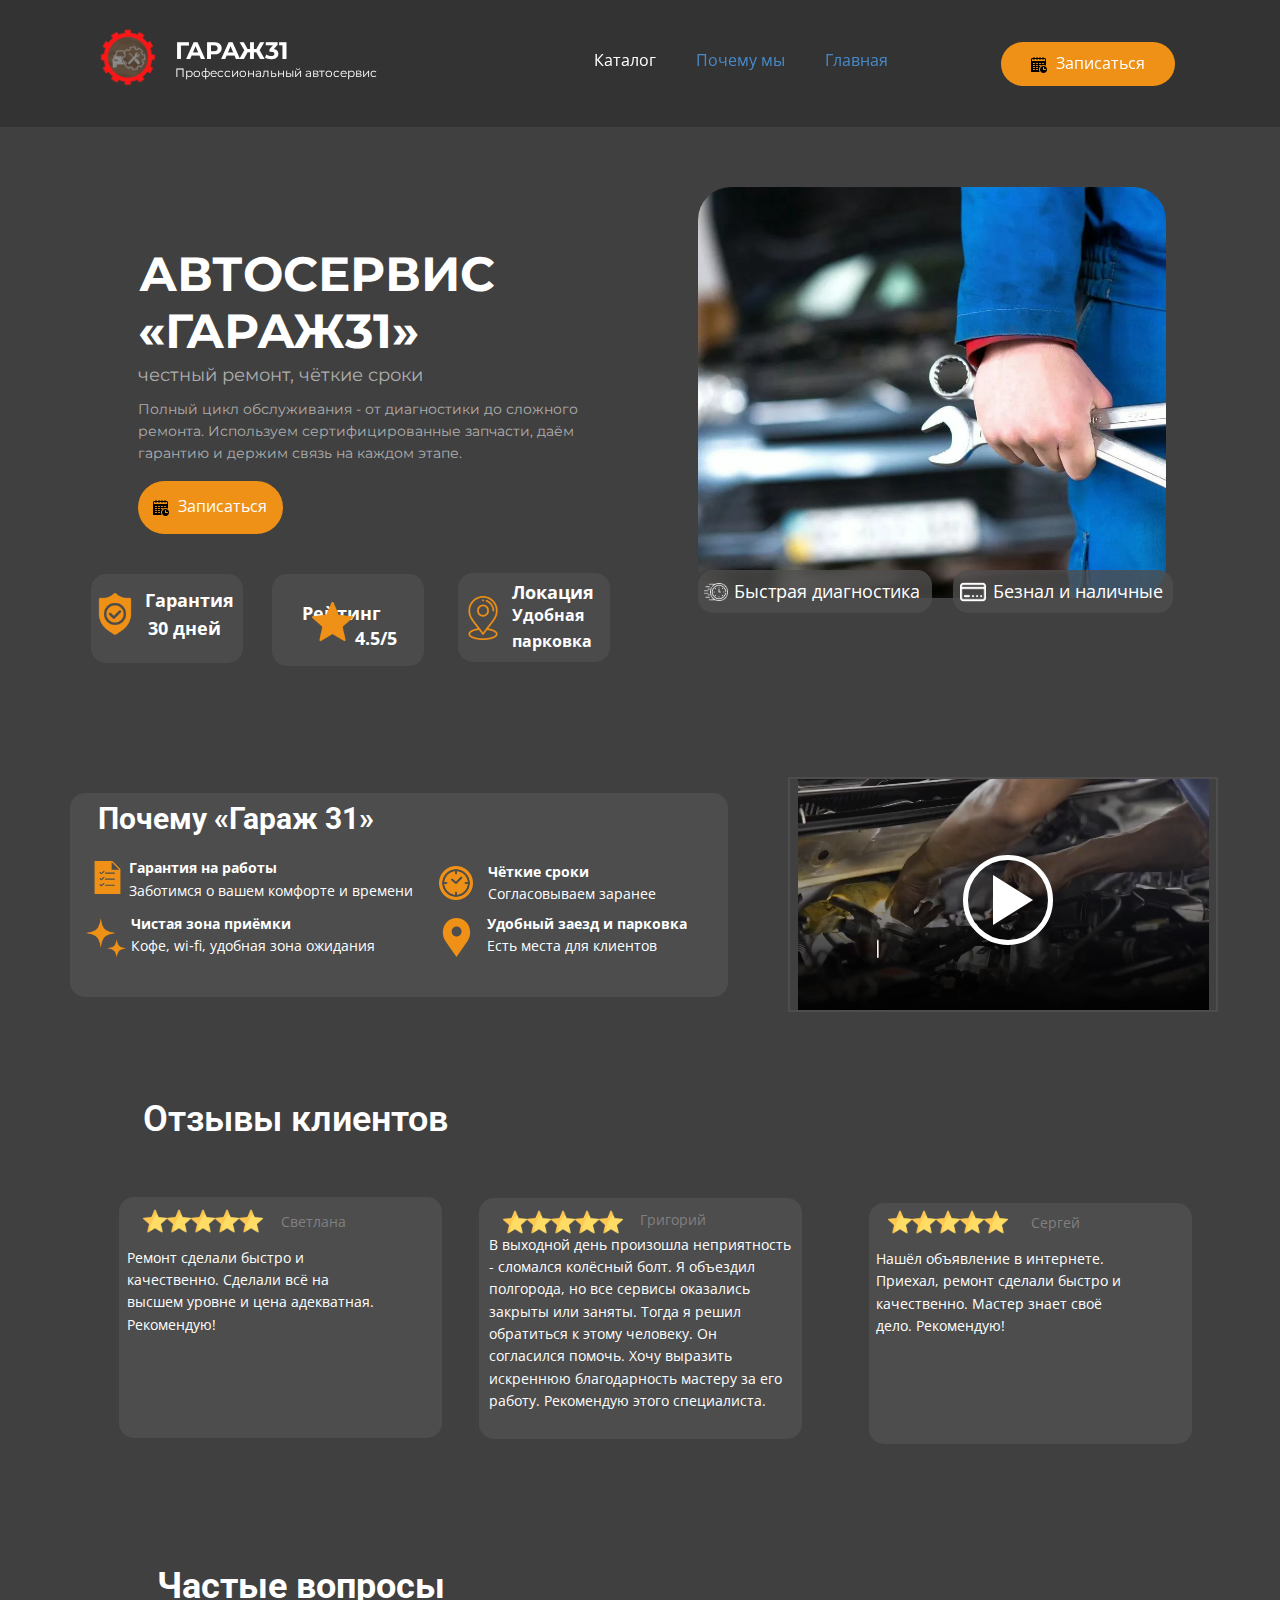
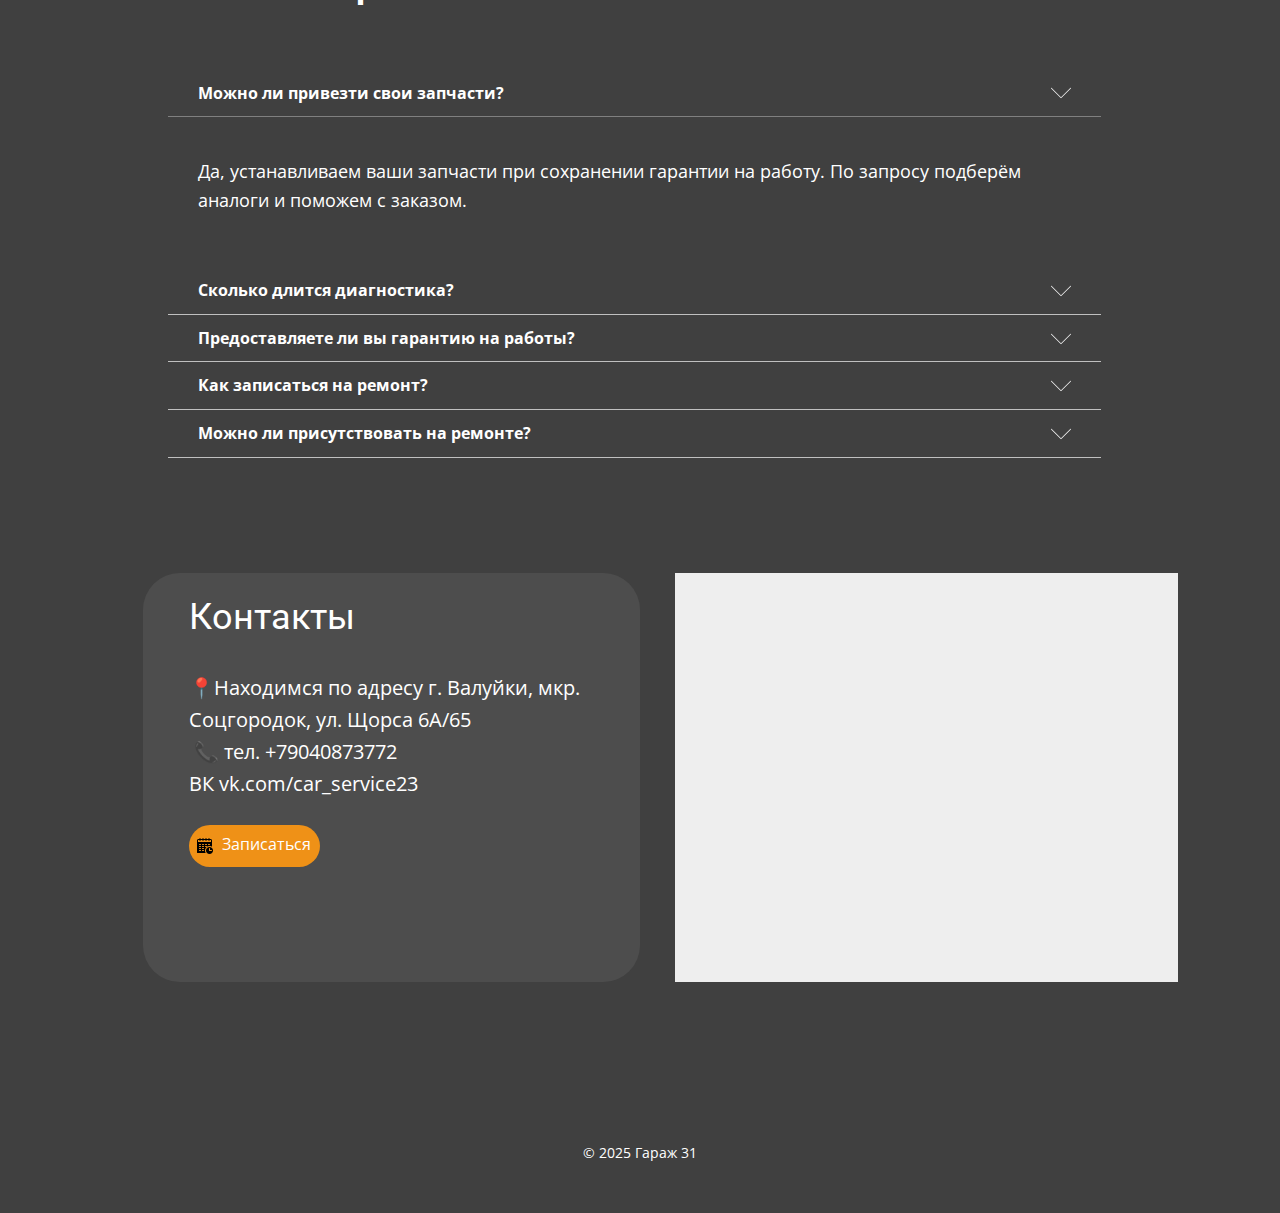
<file: index.html>
<!DOCTYPE html>
<html style="font-size: 16px;" lang="ru"><head>
    <meta name="viewport" content="width=device-width, initial-scale=1.0">
    <meta charset="utf-8">
    <meta name="keywords" content="Отзывы клиентов, ​Частые вопросы">
    <meta name="description" content="">
    <title>Главная</title>
    <link rel="stylesheet" href="nicepage.css" media="screen">
<link rel="stylesheet" href="index.css" media="screen">
    <script class="u-script" type="text/javascript" src="jquery.js" defer=""></script>
    <script class="u-script" type="text/javascript" src="nicepage.js" defer=""></script>
    <meta name="generator" content="Nicepage 7.10.10, nicepage.com">
    
    
    
    
    
    
    <link id="u-theme-google-font" rel="stylesheet" href="https://fonts.googleapis.com/css?family=Roboto:100,100i,200,200i,300,300i,400,400i,500,500i,600,600i,700,700i,800,800i,900,900i|Open+Sans:300,300i,400,400i,500,500i,600,600i,700,700i,800,800i">
    <link id="u-page-google-font" rel="stylesheet" href="https://fonts.googleapis.com/css?family=Montserrat:100,100i,200,200i,300,300i,400,400i,500,500i,600,600i,700,700i,800,800i,900,900i">
    <link id="u-header-footer-google-font" rel="stylesheet" href="https://fonts.googleapis.com/css?family=Montserrat:100,100i,200,200i,300,300i,400,400i,500,500i,600,600i,700,700i,800,800i,900,900i">
    <script type="application/ld+json">{
		"@context": "http://schema.org",
		"@type": "Organization",
		"name": ""
}</script>
    <meta name="theme-color" content="#478ac9">
    <meta property="og:title" content="Главная">
    <meta property="og:type" content="website">
  <meta data-intl-tel-input-cdn-path="intlTelInput/"></head>
  <body data-home-page="Главная.html" data-home-page-title="Главная" data-path-to-root="./" data-include-products="false" class="u-body u-xl-mode" data-lang="ru"><header class="u-clearfix u-grey-80 u-header u-sticky u-sticky-bb31 u-header" id="header"><div class="u-clearfix u-sheet u-valign-middle-lg u-valign-middle-md u-valign-middle-sm u-sheet-1">
        <img class="u-image u-image-contain u-image-default u-preserve-proportions u-image-1" src="qKDv5gMug73wLK5OtjyVxgzORwwCZLmcHvaEhBHc4W53rACDWp62X9RJqAfilyFBs4LvzsFWTwG7XYw2F8u3YbZA.png" alt="" data-image-width="500" data-image-height="500">
        <h4 class="u-custom-font u-font-montserrat u-text u-text-default u-text-1">ГАРАЖ31 </h4>
        <p class="u-custom-font u-font-montserrat u-text u-text-default u-text-2">Профессиональный автосервис </p>
        <nav class="u-menu u-menu-one-level u-offcanvas u-menu-1" role="navigation" aria-label="Menu navigation">
          <div class="menu-collapse" style="font-size: 1rem; letter-spacing: 0px;">
            <a class="u-button-style u-custom-left-right-menu-spacing u-custom-padding-bottom u-custom-top-bottom-menu-spacing u-hamburger-link u-nav-link u-text-active-palette-1-base u-text-hover-palette-2-base" href="#" tabindex="-1" aria-label="Open menu" aria-controls="7110">
              <svg class="u-svg-link" viewBox="0 0 24 24"><use xlink:href="#menu-hamburger"></use></svg>
              <svg class="u-svg-content" version="1.1" id="menu-hamburger" viewBox="0 0 16 16" x="0px" y="0px" xmlns:xlink="http://www.w3.org/1999/xlink" xmlns="http://www.w3.org/2000/svg"><g><rect y="1" width="16" height="2"></rect><rect y="7" width="16" height="2"></rect><rect y="13" width="16" height="2"></rect>
</g></svg>
            </a>
          </div>
          <div class="u-custom-menu u-nav-container">
            <ul class="u-nav u-unstyled u-nav-1" role="menubar"><li role="none" class="u-nav-item"><a role="menuitem" class="u-button-style u-nav-link u-text-active-palette-1-base u-text-hover-palette-2-base" href="Цены.html" style="padding: 10px 20px;">Каталог</a>
</li><li role="none" class="u-nav-item"><a tabindex="-1" role="menuitem" class="u-button-style u-nav-link u-text-active-palette-1-base u-text-hover-palette-2-base" href="./#block-1" data-page-id="70501433" style="padding: 10px 20px;">Почему мы</a>
</li><li role="none" class="u-nav-item"><a tabindex="-1" role="menuitem" class="u-button-style u-nav-link u-text-active-palette-1-base u-text-hover-palette-2-base" href="./#block-2" data-page-id="70501433" style="padding: 10px 20px;">Главная</a>
</li></ul>
          </div>
          <div class="u-custom-menu u-nav-container-collapse" id="7110" role="region" aria-label="Menu panel">
            <div class="u-black u-container-style u-inner-container-layout u-opacity u-opacity-95 u-sidenav">
              <div class="u-inner-container-layout u-sidenav-overflow">
                <div class="u-menu-close" tabindex="-1" aria-label="Close menu"></div>
                <ul class="u-align-center u-nav u-popupmenu-items u-unstyled u-nav-2" role="menubar"><li role="none" class="u-nav-item"><a role="menuitem" class="u-button-style u-nav-link" href="Цены.html">Каталог</a>
</li><li role="none" class="u-nav-item"><a tabindex="-1" role="menuitem" class="u-button-style u-nav-link" href="./#block-1" data-page-id="70501433">Почему мы</a>
</li><li role="none" class="u-nav-item"><a tabindex="-1" role="menuitem" class="u-button-style u-nav-link" href="./#block-2" data-page-id="70501433">Контакты</a>
</li></ul>
              </div>
            </div>
            <div class="u-black u-menu-overlay u-opacity u-opacity-70"></div>
          </div>
        </nav>
        <a href="tel:+7 (904) 087-37-72" class="u-btn u-btn-round u-button-style u-custom-color-1 u-radius u-btn-1"><span class="u-file-icon u-icon u-icon-1"><img src="488045.png" alt=""></span>&nbsp;Записаться 
        </a>
      </div></header>
    <section class="u-clearfix u-grey-75 u-section-1" id="block-1">
      <div class="u-clearfix u-sheet u-valign-middle-lg u-valign-middle-md u-valign-middle-sm u-sheet-1">
        <img class="u-image u-image-round u-radius u-image-1" src="i.webp" alt="" data-image-width="1430" data-image-height="800">
        <div class="u-custom-color-5 u-opacity u-opacity-80 u-radius u-shape u-shape-round u-shape-1"></div>
        <p class="u-text u-text-default u-text-1">Быстрая диагностика</p>
        <div class="u-custom-color-5 u-opacity u-opacity-80 u-radius u-shape u-shape-round u-shape-2"></div>
        <p class="u-text u-text-default u-text-2"> Безнал и наличные</p><span class="u-file-icon u-icon u-text-white u-icon-1"><img src="2972497-6fb0bcdf.png" alt=""></span><span class="u-file-icon u-icon u-text-white u-icon-2"><img src="5782919-67a760e9.png" alt=""></span>
        <h4 class="u-custom-font u-font-montserrat u-text u-text-default u-text-3">АВТОСЕРВИС </h4>
        <h4 class="u-custom-font u-font-montserrat u-text u-text-default u-text-4">«ГАРАЖ31»</h4>
        <p class="u-custom-font u-font-montserrat u-hidden-md u-hidden-sm u-hidden-xs u-text u-text-color-var u-text-5">честный ремонт, чёткие сроки </p>
        <p class="u-custom-font u-font-montserrat u-text u-text-custom-color-2 u-text-6">Полный цикл обслуживания - от диагностики до сложного ремонта. Используем сертифицированные запчасти, даём гарантию и держим связь на каждом этапе.</p>
        <a href="tel:+7 (904) 087-37-72" class="u-btn u-btn-round u-button-style u-custom-color-1 u-radius u-btn-1"><span class="u-file-icon u-icon u-icon-3"><img src="488045.png" alt=""></span>&nbsp;Записаться 
        </a>
        <div class="u-custom-color-5 u-hidden-md u-hidden-sm u-hidden-xs u-opacity u-opacity-80 u-radius u-shape u-shape-round u-shape-3"></div>
        <p class="u-hidden-md u-hidden-sm u-hidden-xs u-text u-text-default u-text-7">Локация</p><span class="u-file-icon u-hidden-md u-hidden-sm u-hidden-xs u-icon u-text-custom-color-1 u-icon-4"><img src="819865-54986d98.png" alt=""></span>
        <p class="u-hidden-md u-hidden-sm u-hidden-xs u-text u-text-default u-text-8">Удобная<br>парковка 
        </p>
        <div class="u-custom-color-5 u-opacity u-opacity-80 u-radius u-shape u-shape-round u-shape-4"></div><span class="u-file-icon u-icon u-text-custom-color-1 u-icon-5"><img src="1341993-a282b7ad.png" alt=""></span>
        <p class="u-text u-text-default u-text-9">Гарантия </p>
        <p class="u-text u-text-default u-text-10">30 дней</p>
        <div class="u-container-style u-custom-color-5 u-group u-opacity u-opacity-80 u-radius u-group-1">
          <div class="u-container-layout u-container-layout-1">
            <p class="u-text u-text-default u-text-11">Рейтинг</p><span class="u-file-icon u-icon u-text-custom-color-1 u-icon-6"><img src="616489-a06974eb.png" alt=""></span>
            <p class="u-text u-text-default u-text-12">4.5/5</p>
          </div>
        </div>
        <div class="u-border-2 u-border-grey-70 u-expanded-width-xs u-uploaded-video u-video u-video-contain u-video-1">
          <div class="embed-responsive">
            <video class="embed-responsive-item">
              <source src="lv_0_20250710195746.mp4.mp4" type="video/mp4">
              <p>Your browser does not support HTML5 video.</p>
            </video>
            <button class="u-video-poster"></button>
          </div>
        </div>
        <div class="u-custom-color-5 u-expanded-width-xs u-radius u-shape u-shape-round u-shape-5"></div>
        <h3 class="u-text u-text-13">Почему «Гараж 31» </h3><span class="u-icon u-text-custom-color-1 u-icon-7"><svg class="u-svg-link" preserveAspectRatio="xMidYMin slice" viewBox="0 0 60 60" style=""><use xlink:href="#svg-56cd"></use></svg><svg class="u-svg-content" viewBox="0 0 60 60" x="0px" y="0px" id="svg-56cd" style="enable-background:new 0 0 60 60;"><path d="M38.914,0H6.5v60h47V14.586L38.914,0z M24.125,41.781l-5,4C18.941,45.928,18.72,46,18.5,46
	c-0.257,0-0.514-0.099-0.708-0.293l-2-2c-0.391-0.391-0.391-1.023,0-1.414s1.023-0.391,1.414,0l1.367,1.367l4.301-3.441
	c0.43-0.345,1.061-0.275,1.405,0.156C24.626,40.807,24.556,41.436,24.125,41.781z M24.125,30.781l-5,4
	C18.941,34.928,18.72,35,18.5,35c-0.257,0-0.514-0.099-0.708-0.293l-2-2c-0.391-0.391-0.391-1.023,0-1.414s1.023-0.391,1.414,0
	l1.367,1.367l4.301-3.441c0.43-0.345,1.061-0.275,1.405,0.156C24.626,29.807,24.556,30.436,24.125,30.781z M24.125,19.781l-5,4
	C18.941,23.928,18.72,24,18.5,24c-0.257,0-0.514-0.099-0.708-0.293l-2-2c-0.391-0.391-0.391-1.023,0-1.414s1.023-0.391,1.414,0
	l1.367,1.367l4.301-3.441c0.43-0.345,1.061-0.275,1.405,0.156C24.626,18.807,24.556,19.436,24.125,19.781z M42.5,45h-16
	c-0.552,0-1-0.447-1-1s0.448-1,1-1h16c0.552,0,1,0.447,1,1S43.052,45,42.5,45z M42.5,34h-16c-0.552,0-1-0.447-1-1s0.448-1,1-1h16
	c0.552,0,1,0.447,1,1S43.052,34,42.5,34z M42.5,23h-16c-0.552,0-1-0.447-1-1s0.448-1,1-1h16c0.552,0,1,0.447,1,1S43.052,23,42.5,23z
	 M37.5,16V2l14,14H37.5z"></path></svg></span>
        <p class="u-text u-text-14"><span style="font-weight: 700;"> Гарантия на работы&nbsp;</span>
          <br>Заботимся о вашем комфорте и времени
        </p>
        <p class="u-text u-text-15"><span style="font-weight: 700;"></span><span style="font-weight: 700;">Чистая зона приёмки<br></span>Кофе, wi‑fi, удобная зона ожидания&nbsp;<br>
        </p><span class="u-file-icon u-icon u-text-custom-color-1 u-icon-8"><img src="61191-7a001be6.png" alt=""></span><span class="u-file-icon u-icon u-text-custom-color-1 u-icon-9"><img src="3921589-b4780974.png" alt=""></span>
        <p class="u-text u-text-16"><span style="font-weight: 700;">Чёткие сроки&nbsp;</span>
          <br>Согласовываем заранее
        </p><span class="u-icon u-text-custom-color-1 u-icon-10"><svg class="u-svg-link" preserveAspectRatio="xMidYMin slice" viewBox="0 0 54.757 54.757" style=""><use xlink:href="#svg-04f7"></use></svg><svg class="u-svg-content" viewBox="0 0 54.757 54.757" x="0px" y="0px" id="svg-04f7" style="enable-background:new 0 0 54.757 54.757;"><path d="M40.94,5.617C37.318,1.995,32.502,0,27.38,0c-5.123,0-9.938,1.995-13.56,5.617c-6.703,6.702-7.536,19.312-1.804,26.952
	L27.38,54.757L42.721,32.6C48.476,24.929,47.643,12.319,40.94,5.617z M27.557,26c-3.859,0-7-3.141-7-7s3.141-7,7-7s7,3.141,7,7
	S31.416,26,27.557,26z"></path></svg></span>
        <p class="u-text u-text-default u-text-17"><span style="font-weight: 700;">Удобный заезд и парковка&nbsp;</span>
          <br>Есть места для клиентов
        </p>
      </div>
    </section>
    <section class="u-clearfix u-custom-color-4 u-section-2" id="block-4">
      <div class="u-clearfix u-sheet u-sheet-1">
        <h2 class="u-text u-text-default u-text-1">Отзывы клиентов</h2>
        <div class="u-custom-color-5 u-radius u-shape u-shape-round u-shape-1"></div><span class="u-file-icon u-icon u-icon-1"><img src="616489.png" alt=""></span><span class="u-file-icon u-icon u-icon-2"><img src="616489.png" alt=""></span><span class="u-file-icon u-icon u-icon-3"><img src="616489.png" alt=""></span><span class="u-file-icon u-icon u-icon-4"><img src="616489.png" alt=""></span><span class="u-file-icon u-icon u-icon-5"><img src="616489.png" alt=""></span>
        <p class="u-text u-text-2">Ремонт сделали быстро и качественно. Сделали всё на высшем уровне и цена адекватная. Рекомендую!</p>
        <p class="u-text u-text-default u-text-grey-50 u-text-3">Светлана</p>
        <div class="u-custom-color-5 u-radius u-shape u-shape-round u-shape-2"></div>
        <p class="u-text u-text-4"> В выходной день произошла неприятность - сломался колёсный болт. Я объездил полгорода, но все сервисы оказались закрыты или заняты. Тогда я решил обратиться к этому человеку. Он согласился помочь.
Хочу выразить искреннюю благодарность мастеру за его работу. Рекомендую этого специалиста.</p>
        <p class="u-text u-text-default u-text-grey-50 u-text-5">Григорий</p><span class="u-file-icon u-icon u-icon-6"><img src="616489.png" alt=""></span><span class="u-file-icon u-icon u-icon-7"><img src="616489.png" alt=""></span><span class="u-file-icon u-icon u-icon-8"><img src="616489.png" alt=""></span><span class="u-file-icon u-icon u-icon-9"><img src="616489.png" alt=""></span><span class="u-file-icon u-icon u-icon-10"><img src="616489.png" alt=""></span>
        <div class="u-custom-color-5 u-radius u-shape u-shape-round u-shape-3"></div><span class="u-file-icon u-icon u-icon-11"><img src="616489.png" alt=""></span><span class="u-file-icon u-icon u-icon-12"><img src="616489.png" alt=""></span><span class="u-file-icon u-icon u-icon-13"><img src="616489.png" alt=""></span><span class="u-file-icon u-icon u-icon-14"><img src="616489.png" alt=""></span><span class="u-file-icon u-icon u-icon-15"><img src="616489.png" alt=""></span>
        <p class="u-text u-text-6">Нашёл объявление в интернете. Приехал, ремонт сделали быстро и качественно. Мастер знает своё дело. Рекомендую!</p>
        <p class="u-text u-text-default u-text-grey-50 u-text-7">Сергей</p>
      </div>
    </section>
    <section class="u-clearfix u-custom-color-4 u-section-3" id="block-3">
      <div class="u-clearfix u-sheet u-sheet-1">
        <h2 class="u-text u-text-default u-text-1"> Частые вопросы</h2>
        <div class="u-accordion u-expanded-width-xs u-spacing-1 u-accordion-1" role="tablist">
          <div class="u-accordion-item">
            <a class="active u-accordion-link u-border-1 u-border-active-grey-50 u-border-grey-25 u-border-hover-grey-50 u-border-no-left u-border-no-right u-border-no-top u-button-style u-text-active-white u-text-hover-grey-5 u-text-white u-accordion-link-1" id="link-accordion-7c0e" aria-controls="accordion-7c0e" aria-selected="true" role="tab"><span class="u-accordion-link-text"> Можно ли привезти свои запчасти?</span><span class="u-accordion-link-icon u-icon u-text-grey-5 u-icon-1"><svg class="u-svg-link" preserveAspectRatio="xMidYMin slice" viewBox="0 0 490.656 490.656" style=""><use xmlns:xlink="http://www.w3.org/1999/xlink" xlink:href="#svg-970d"></use></svg><svg xmlns="http://www.w3.org/2000/svg" xmlns:xlink="http://www.w3.org/1999/xlink" version="1.1" xml:space="preserve" class="u-svg-content" viewBox="0 0 490.656 490.656" x="0px" y="0px" id="svg-970d" style="enable-background:new 0 0 490.656 490.656;"><g><g><path d="M487.536,120.445c-4.16-4.16-10.923-4.16-15.083,0L245.339,347.581L18.203,120.467c-4.16-4.16-10.923-4.16-15.083,0    c-4.16,4.16-4.16,10.923,0,15.083l234.667,234.667c2.091,2.069,4.821,3.115,7.552,3.115s5.461-1.045,7.531-3.136l234.667-234.667    C491.696,131.368,491.696,124.605,487.536,120.445z"></path>
</g>
</g></svg></span>
            </a>
            <div class="u-accordion-active u-accordion-pane u-align-left u-container-align-left u-container-style u-shape-rectangle u-accordion-pane-1" id="accordion-7c0e" aria-labelledby="link-accordion-7c0e" role="tabpanel">
              <div class="u-container-layout u-container-layout-1">
                <p class="u-text u-text-2"> Да, устанавливаем ваши запчасти при сохранении гарантии на работу. По запросу подберём аналоги и поможем с заказом.</p>
              </div>
            </div>
          </div>
          <div class="u-accordion-item">
            <a class="u-accordion-link u-border-1 u-border-active-grey-50 u-border-grey-25 u-border-hover-grey-50 u-border-no-left u-border-no-right u-border-no-top u-button-style u-text-active-white u-text-hover-grey-5 u-text-white u-accordion-link-2" id="link-accordion-05cb" aria-controls="accordion-05cb" aria-selected="false" role="tab"><span class="u-accordion-link-text"> Сколько длится диагностика?</span><span class="u-accordion-link-icon u-icon u-text-grey-5 u-icon-2"><svg class="u-svg-link" preserveAspectRatio="xMidYMin slice" viewBox="0 0 490.656 490.656" style=""><use xmlns:xlink="http://www.w3.org/1999/xlink" xlink:href="#svg-6247"></use></svg><svg xmlns="http://www.w3.org/2000/svg" xmlns:xlink="http://www.w3.org/1999/xlink" version="1.1" xml:space="preserve" class="u-svg-content" viewBox="0 0 490.656 490.656" x="0px" y="0px" id="svg-6247" style="enable-background:new 0 0 490.656 490.656;"><g><g><path d="M487.536,120.445c-4.16-4.16-10.923-4.16-15.083,0L245.339,347.581L18.203,120.467c-4.16-4.16-10.923-4.16-15.083,0    c-4.16,4.16-4.16,10.923,0,15.083l234.667,234.667c2.091,2.069,4.821,3.115,7.552,3.115s5.461-1.045,7.531-3.136l234.667-234.667    C491.696,131.368,491.696,124.605,487.536,120.445z"></path>
</g>
</g></svg></span>
            </a>
            <div class="u-accordion-pane u-align-left u-container-align-left u-container-style u-shape-rectangle u-accordion-pane-2" id="accordion-05cb" aria-labelledby="link-accordion-05cb" role="tabpanel">
              <div class="u-container-layout u-container-layout-2">
                <p class="u-text u-text-3"> Обычно 20–40 минут. По итогу получите список рекомендаций.</p>
              </div>
            </div>
          </div>
          <div class="u-accordion-item">
            <a class="u-accordion-link u-border-1 u-border-active-grey-50 u-border-grey-25 u-border-hover-grey-50 u-border-no-left u-border-no-right u-border-no-top u-button-style u-text-active-white u-text-hover-grey-5 u-text-white u-accordion-link-3" id="link-accordion-a6bb" aria-controls="accordion-a6bb" aria-selected="false" role="tab"><span class="u-accordion-link-text">Предоставляете ли вы гарантию на работы?&nbsp;</span><span class="u-accordion-link-icon u-icon u-text-grey-5 u-icon-3"><svg class="u-svg-link" preserveAspectRatio="xMidYMin slice" viewBox="0 0 490.656 490.656" style=""><use xmlns:xlink="http://www.w3.org/1999/xlink" xlink:href="#svg-612c"></use></svg><svg xmlns="http://www.w3.org/2000/svg" xmlns:xlink="http://www.w3.org/1999/xlink" version="1.1" xml:space="preserve" class="u-svg-content" viewBox="0 0 490.656 490.656" x="0px" y="0px" id="svg-612c" style="enable-background:new 0 0 490.656 490.656;"><g><g><path d="M487.536,120.445c-4.16-4.16-10.923-4.16-15.083,0L245.339,347.581L18.203,120.467c-4.16-4.16-10.923-4.16-15.083,0    c-4.16,4.16-4.16,10.923,0,15.083l234.667,234.667c2.091,2.069,4.821,3.115,7.552,3.115s5.461-1.045,7.531-3.136l234.667-234.667    C491.696,131.368,491.696,124.605,487.536,120.445z"></path>
</g>
</g></svg></span>
            </a>
            <div class="u-accordion-pane u-align-left u-container-align-left u-container-style u-shape-rectangle u-accordion-pane-3" id="accordion-a6bb" aria-labelledby="link-accordion-a6bb" role="tabpanel">
              <div class="u-container-layout u-valign-top u-container-layout-3">
                <p class="u-text u-text-4">Да, мы предоставляем гарантию на все виды работы сроком до 30 дней​.</p>
              </div>
            </div>
          </div>
          <div class="u-accordion-item">
            <a class="u-accordion-link u-border-1 u-border-active-grey-50 u-border-grey-25 u-border-hover-grey-50 u-border-no-left u-border-no-right u-border-no-top u-button-style u-text-active-white u-text-hover-grey-5 u-text-white u-accordion-link-4" id="link-86d8" role="tab" aria-controls="86d8" aria-selected="false"><span class="u-accordion-link-text">Как записаться на ремонт?&nbsp;</span><span class="u-accordion-link-icon u-icon u-text-grey-5 u-icon-4"><svg class="u-svg-link" preserveAspectRatio="xMidYMin slice" viewBox="0 0 490.656 490.656" style=""><use xlink:href="#svg-32c0"></use></svg><svg class="u-svg-content" viewBox="0 0 490.656 490.656" x="0px" y="0px" id="svg-32c0" style="enable-background:new 0 0 490.656 490.656;"><g><g><path d="M487.536,120.445c-4.16-4.16-10.923-4.16-15.083,0L245.339,347.581L18.203,120.467c-4.16-4.16-10.923-4.16-15.083,0    c-4.16,4.16-4.16,10.923,0,15.083l234.667,234.667c2.091,2.069,4.821,3.115,7.552,3.115s5.461-1.045,7.531-3.136l234.667-234.667    C491.696,131.368,491.696,124.605,487.536,120.445z"></path>
</g>
</g></svg></span>
            </a>
            <div class="u-accordion-pane u-align-left u-container-align-left u-container-style u-shape-rectangle u-accordion-pane-4" id="86d8" role="tabpanel" aria-labelledby="link-86d8">
              <div class="u-container-layout u-valign-top u-container-layout-4">
                <ul class="u-text u-text-5">
                  <li>По телефону<br>
                  </li>
                  <li>В мессенджерах&nbsp;</li>
                  <li>При личном визите</li>
                </ul>
              </div>
            </div>
          </div>
          <div class="u-accordion-item">
            <a class="u-accordion-link u-border-1 u-border-active-grey-50 u-border-grey-25 u-border-hover-grey-50 u-border-no-left u-border-no-right u-border-no-top u-button-style u-text-active-white u-text-hover-grey-5 u-text-white u-accordion-link-5" id="link-7203" role="tab" aria-controls="7203" aria-selected="false"><span class="u-accordion-link-text">Можно ли присутствовать на ремонте?&nbsp;</span><span class="u-accordion-link-icon u-icon u-text-grey-5 u-icon-5"><svg class="u-svg-link" preserveAspectRatio="xMidYMin slice" viewBox="0 0 490.656 490.656" style=""><use xlink:href="#svg-8766"></use></svg><svg class="u-svg-content" viewBox="0 0 490.656 490.656" x="0px" y="0px" id="svg-8766" style="enable-background:new 0 0 490.656 490.656;"><g><g><path d="M487.536,120.445c-4.16-4.16-10.923-4.16-15.083,0L245.339,347.581L18.203,120.467c-4.16-4.16-10.923-4.16-15.083,0    c-4.16,4.16-4.16,10.923,0,15.083l234.667,234.667c2.091,2.069,4.821,3.115,7.552,3.115s5.461-1.045,7.531-3.136l234.667-234.667    C491.696,131.368,491.696,124.605,487.536,120.445z"></path>
</g>
</g></svg></span>
            </a>
            <div class="u-accordion-pane u-align-left u-container-align-left u-container-style u-shape-rectangle u-accordion-pane-5" id="7203" role="tabpanel" aria-labelledby="link-7203">
              <div class="u-container-layout u-valign-top u-container-layout-5">
                <p class="u-text u-text-6">Да, мы разрешаем клиентам находится в зоне ремонта и наблюдать за процессом работы.</p>
              </div>
            </div>
          </div>
        </div>
      </div>
    </section>
    <section class="u-border-11 u-border-grey-75 u-clearfix u-custom-color-4 u-section-4" id="block-2">
      <div class="u-clearfix u-sheet u-valign-middle-lg u-valign-middle-md u-valign-middle-sm u-sheet-1">
        <div class="u-expanded-width-xs u-grey-light-2 u-map u-map-1">
          <div class="embed-responsive">
            <iframe class="embed-responsive-item" src="https://maps.google.com/maps?output=embed&amp;q=%D0%B3.%20%D0%92%D0%B0%D0%BB%D1%83%D0%B9%D0%BA%D0%B8%2C%20%2C%20%D1%83%D0%BB.%20%D0%A9%D0%BE%D1%80%D1%81%D0%B0%206%D0%90%2F65&amp;z=10&amp;t=m" data-map="[base64]"></iframe>
          </div>
        </div>
        <div class="u-custom-color-5 u-expanded-width-xs u-radius u-shape u-shape-round u-shape-1"></div>
        <h4 class="u-text u-text-1">Конта​кты<br>
          <br>
        </h4>
        <p class="u-text u-text-2">📍Находимся по адресу г. Валуйки, мкр. Соцгородок, ул. Щорса 6А/65<br>&nbsp;📞 тел. +79040873772&nbsp;<br>ВК vk.com/car_service23
        </p>
        <a href="tel:+7 (904) 087-37-72" class="u-btn u-btn-round u-button-style u-custom-color-1 u-radius u-btn-1"><span class="u-file-icon u-icon u-icon-1"><img src="488045.png" alt=""></span>&nbsp;Записаться 
        </a>
      </div>
    </section>
    
    
    
    <footer class="u-align-center u-clearfix u-container-align-center u-footer u-grey-75 u-footer" id="footer"><div class="u-clearfix u-sheet u-sheet-1">
        <p class="u-small-text u-text u-text-variant u-text-1"> ©&nbsp;2025&nbsp;Гараж 31</p>
      </div></footer>
    
  
</body></html>
</file>
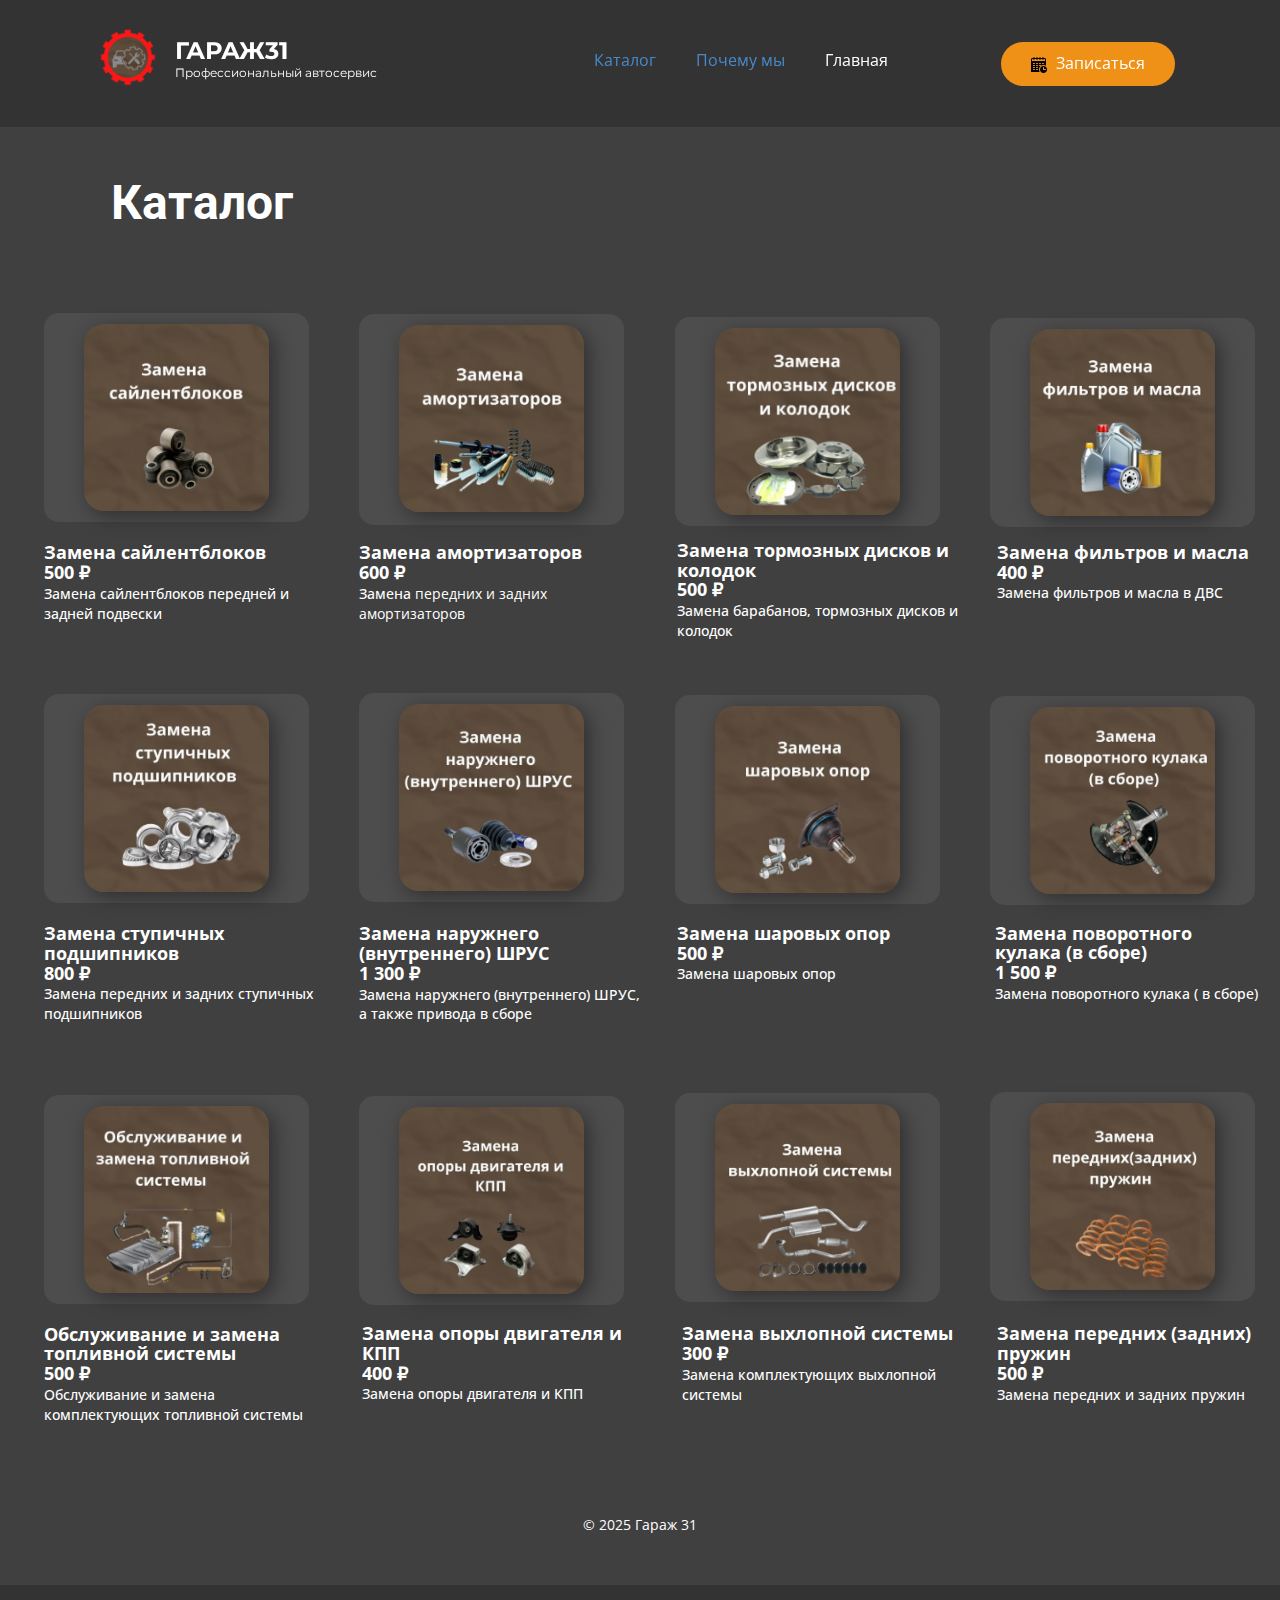
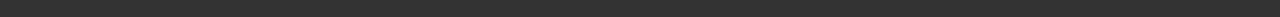
<file: Цены.html>
<!DOCTYPE html>
<html style="font-size: 16px;" lang="ru"><head>
    <meta name="viewport" content="width=device-width, initial-scale=1.0">
    <meta charset="utf-8">
    <meta name="keywords" content="Каталог">
    <meta name="description" content="">
    <title>Цены</title>
    <link rel="stylesheet" href="nicepage.css" media="screen">
<link rel="stylesheet" href="Цены.css" media="screen">
    <script class="u-script" type="text/javascript" src="jquery.js" defer=""></script>
    <script class="u-script" type="text/javascript" src="nicepage.js" defer=""></script>
    <meta name="generator" content="Nicepage 7.10.10, nicepage.com">
    
    
    
    <link id="u-theme-google-font" rel="stylesheet" href="https://fonts.googleapis.com/css?family=Roboto:100,100i,200,200i,300,300i,400,400i,500,500i,600,600i,700,700i,800,800i,900,900i|Open+Sans:300,300i,400,400i,500,500i,600,600i,700,700i,800,800i">
    <link id="u-header-footer-google-font" rel="stylesheet" href="https://fonts.googleapis.com/css?family=Montserrat:100,100i,200,200i,300,300i,400,400i,500,500i,600,600i,700,700i,800,800i,900,900i">
    <script type="application/ld+json">{
		"@context": "http://schema.org",
		"@type": "Organization",
		"name": ""
}</script>
    <meta name="theme-color" content="#478ac9">
    <meta property="og:title" content="Цены">
    <meta property="og:type" content="website">
  <meta data-intl-tel-input-cdn-path="intlTelInput/"></head>
  <body data-path-to-root="./" data-include-products="false" class="u-body u-xl-mode" data-lang="ru"><header class="u-clearfix u-grey-80 u-header u-sticky u-sticky-bb31 u-header" id="header"><div class="u-clearfix u-sheet u-valign-middle-lg u-valign-middle-md u-valign-middle-sm u-sheet-1">
        <img class="u-image u-image-contain u-image-default u-preserve-proportions u-image-1" src="qKDv5gMug73wLK5OtjyVxgzORwwCZLmcHvaEhBHc4W53rACDWp62X9RJqAfilyFBs4LvzsFWTwG7XYw2F8u3YbZA.png" alt="" data-image-width="500" data-image-height="500">
        <h4 class="u-custom-font u-font-montserrat u-text u-text-default u-text-1">ГАРАЖ31 </h4>
        <p class="u-custom-font u-font-montserrat u-text u-text-default u-text-2">Профессиональный автосервис </p>
        <nav class="u-menu u-menu-one-level u-offcanvas u-menu-1" role="navigation" aria-label="Menu navigation">
          <div class="menu-collapse" style="font-size: 1rem; letter-spacing: 0px;">
            <a class="u-button-style u-custom-left-right-menu-spacing u-custom-padding-bottom u-custom-top-bottom-menu-spacing u-hamburger-link u-nav-link u-text-active-palette-1-base u-text-hover-palette-2-base" href="#" tabindex="-1" aria-label="Open menu" aria-controls="7110">
              <svg class="u-svg-link" viewBox="0 0 24 24"><use xlink:href="#menu-hamburger"></use></svg>
              <svg class="u-svg-content" version="1.1" id="menu-hamburger" viewBox="0 0 16 16" x="0px" y="0px" xmlns:xlink="http://www.w3.org/1999/xlink" xmlns="http://www.w3.org/2000/svg"><g><rect y="1" width="16" height="2"></rect><rect y="7" width="16" height="2"></rect><rect y="13" width="16" height="2"></rect>
</g></svg>
            </a>
          </div>
          <div class="u-custom-menu u-nav-container">
            <ul class="u-nav u-unstyled u-nav-1" role="menubar"><li role="none" class="u-nav-item"><a role="menuitem" class="u-button-style u-nav-link u-text-active-palette-1-base u-text-hover-palette-2-base" href="Цены.html" style="padding: 10px 20px;">Каталог</a>
</li><li role="none" class="u-nav-item"><a tabindex="-1" role="menuitem" class="u-button-style u-nav-link u-text-active-palette-1-base u-text-hover-palette-2-base" href="./#block-1" data-page-id="70501433" style="padding: 10px 20px;">Почему мы</a>
</li><li role="none" class="u-nav-item"><a tabindex="-1" role="menuitem" class="u-button-style u-nav-link u-text-active-palette-1-base u-text-hover-palette-2-base" href="./#block-2" data-page-id="70501433" style="padding: 10px 20px;">Главная</a>
</li></ul>
          </div>
          <div class="u-custom-menu u-nav-container-collapse" id="7110" role="region" aria-label="Menu panel">
            <div class="u-black u-container-style u-inner-container-layout u-opacity u-opacity-95 u-sidenav">
              <div class="u-inner-container-layout u-sidenav-overflow">
                <div class="u-menu-close" tabindex="-1" aria-label="Close menu"></div>
                <ul class="u-align-center u-nav u-popupmenu-items u-unstyled u-nav-2" role="menubar"><li role="none" class="u-nav-item"><a role="menuitem" class="u-button-style u-nav-link" href="Цены.html">Каталог</a>
</li><li role="none" class="u-nav-item"><a tabindex="-1" role="menuitem" class="u-button-style u-nav-link" href="./#block-1" data-page-id="70501433">Почему мы</a>
</li><li role="none" class="u-nav-item"><a tabindex="-1" role="menuitem" class="u-button-style u-nav-link" href="./#block-2" data-page-id="70501433">Контакты</a>
</li></ul>
              </div>
            </div>
            <div class="u-black u-menu-overlay u-opacity u-opacity-70"></div>
          </div>
        </nav>
        <a href="tel:+7 (904) 087-37-72" class="u-btn u-btn-round u-button-style u-custom-color-1 u-radius u-btn-1"><span class="u-file-icon u-icon u-icon-1"><img src="488045.png" alt=""></span>&nbsp;Записаться 
        </a>
      </div></header>
    <section class="u-clearfix u-custom-color-4 u-section-1" id="block-1">
      <div class="u-clearfix u-sheet u-sheet-1">
        <h1 class="u-text u-text-default u-text-1">Каталог</h1>
        <div class="u-container-style u-custom-color-5 u-group u-radius u-group-1">
          <div class="u-container-layout u-valign-middle u-container-layout-1">
            <img class="u-image u-image-round u-preserve-proportions u-radius u-image-1" src="image.png" alt="" data-image-width="217" data-image-height="219">
          </div>
        </div>
        <div class="u-container-style u-custom-color-5 u-group u-radius u-group-2">
          <div class="u-container-layout u-valign-middle-xs u-container-layout-2">
            <img class="u-image u-image-round u-preserve-proportions u-radius u-image-2" src="image1.png" alt="" data-image-width="211" data-image-height="213">
          </div>
        </div>
        <div class="u-container-style u-custom-color-5 u-group u-radius u-group-3">
          <div class="u-container-layout u-valign-top u-container-layout-3">
            <img class="u-image u-image-round u-preserve-proportions u-radius u-image-3" src="image2.png" alt="" data-image-width="234" data-image-height="219">
          </div>
        </div>
        <div class="u-container-style u-custom-color-5 u-group u-radius u-group-4">
          <div class="u-container-layout u-valign-middle u-container-layout-4">
            <img class="u-image u-image-round u-preserve-proportions u-radius u-image-4" src="image3.png" alt="" data-image-width="222" data-image-height="223">
          </div>
        </div>
        <p class="u-text u-text-2"><span style="font-weight: 700;">Замена тормозных дисков и</span>
          <br><span style="font-weight: 700;">колодок&nbsp;</span>
          <br><span style="font-weight: 700;">500 ₽&nbsp;</span>
          <br><span style="font-size: 0.875rem; font-weight: 500;">Замена барабанов, тормозных дисков и колодок</span>
        </p>
        <p class="u-text u-text-3"><span style="font-weight: 700;">Замена фильтров и масла</span>
          <br><span style="font-weight: 700;">400 ₽&nbsp;</span>
          <br><span style="font-size: 0.875rem; font-weight: 500;">Замена фильтров и масла в ДВС</span>
        </p>
        <p class="u-text u-text-4"><span style="font-weight: 700;">Замена сайлентблоков&nbsp;</span>
          <br><span style="font-weight: 700;">500 ₽&nbsp;</span>
          <br><span style="font-size: 0.875rem; font-weight: 500;">Замена сайлентблоков передней и задней подвески</span>
        </p>
        <p class="u-text u-text-5"><span style="font-weight: 700;">Замена амортизаторов</span>
          <br><span style="font-weight: 700;">600 ₽&nbsp;</span>
          <br><span style="font-size: 0.875rem; font-weight: 500;">Замена&nbsp;</span><span style="font-size: 0.875rem;">передних и задних амортизаторов</span>
        </p>
        <div class="u-container-style u-custom-color-5 u-group u-radius u-group-5">
          <div class="u-container-layout u-valign-middle u-container-layout-5">
            <img class="u-image u-image-round u-preserve-proportions u-radius u-image-5" src="image5.png" alt="" data-image-width="220" data-image-height="218">
          </div>
        </div>
        <div class="u-container-style u-custom-color-5 u-group u-radius u-group-6">
          <div class="u-container-layout u-valign-middle u-container-layout-6">
            <img class="u-image u-image-round u-preserve-proportions u-radius u-image-6" src="image4.png" alt="" data-image-width="218" data-image-height="223">
          </div>
        </div>
        <div class="u-container-style u-custom-color-5 u-group u-radius u-group-7">
          <div class="u-container-layout u-valign-middle u-container-layout-7">
            <img class="u-image u-image-round u-preserve-proportions u-radius u-image-7" src="image6.png" alt="" data-image-width="209" data-image-height="223">
          </div>
        </div>
        <div class="u-container-style u-custom-color-5 u-group u-radius u-group-8">
          <div class="u-container-layout u-valign-middle u-container-layout-8">
            <img class="u-image u-image-round u-preserve-proportions u-radius u-image-8" src="image7.png" alt="" data-image-width="224" data-image-height="225">
          </div>
        </div>
        <p class="u-text u-text-6"><span style="font-weight: 700;">Замена поворотного&nbsp;<br>кулака (в сборе)</span>
          <br><span style="font-weight: 700;">1 500 ₽&nbsp;</span>
          <br><span style="font-size: 0.875rem; font-weight: 500;">Замена поворотного кулака ( в сборе)</span>
        </p>
        <p class="u-text u-text-7"><span style="font-weight: 700;">Замена шаровых опор</span>
          <br><span style="font-weight: 700;">500 ₽&nbsp;</span>
          <br><span style="font-size: 0.875rem; font-weight: 500;">Замена шаровых опор</span>
        </p>
        <p class="u-text u-text-8"><span style="font-weight: 700;">Замена наружнего (внутреннего) ШРУС</span>
          <br><span style="font-weight: 700;">1 300 ₽&nbsp;</span>
          <br><span style="font-size: 0.875rem; font-weight: 500;">Замена наружнего (внутреннего) ШРУС,&nbsp;</span>
          <br><span style="font-size: 0.875rem; font-weight: 500;">а также привода в сборе&nbsp;</span>
        </p>
        <p class="u-text u-text-9"><span style="font-weight: 700;">Замена ступичных подшипников</span>
          <br><span style="font-weight: 700;">800 ₽&nbsp;</span>
          <br><span style="font-size: 0.875rem; font-weight: 500;">Замена передних и задних ступичных подшипников&nbsp;</span>
        </p>
        <div class="u-container-style u-custom-color-5 u-group u-radius u-group-9">
          <div class="u-container-layout u-valign-middle u-container-layout-9">
            <img class="u-image u-image-round u-preserve-proportions u-radius u-image-9" src="image11.png" alt="" data-image-width="223" data-image-height="223">
          </div>
        </div>
        <div class="u-container-style u-custom-color-5 u-group u-radius u-group-10">
          <div class="u-container-layout u-valign-middle u-container-layout-10">
            <img class="u-image u-image-round u-preserve-proportions u-radius u-image-10" src="image10.png" alt="" data-image-width="225" data-image-height="228">
          </div>
        </div>
        <div class="u-container-style u-custom-color-5 u-group u-radius u-group-11">
          <div class="u-container-layout u-valign-middle u-container-layout-11">
            <img class="u-image u-image-round u-preserve-proportions u-radius u-image-11" src="image8.png" alt="" data-image-width="208" data-image-height="231">
          </div>
        </div>
        <div class="u-container-style u-custom-color-5 u-group u-radius u-group-12">
          <div class="u-container-layout u-valign-middle u-container-layout-12">
            <img class="u-image u-image-round u-preserve-proportions u-radius u-image-12" src="image9.png" alt="" data-image-width="230" data-image-height="226">
          </div>
        </div>
        <p class="u-text u-text-10"><span style="font-weight: 700;">Замена опоры двигателя и КПП</span>
          <br><span style="font-weight: 700;">400 ₽&nbsp;</span>
          <br><span style="font-size: 0.875rem; font-weight: 500;">Замена опоры двигателя и КПП&nbsp;</span>
        </p>
        <p class="u-text u-text-11"><span style="font-weight: 700;">Замена выхлопной системы</span>
          <br><span style="font-weight: 700;">300 ₽&nbsp;</span>
          <br><span style="font-size: 0.875rem; font-weight: 500;">Замена комплектующих выхлопной системы&nbsp;</span>
        </p>
        <p class="u-text u-text-12"><span style="font-weight: 700;">Замена передних (задних)&nbsp; &nbsp; &nbsp; &nbsp; пружин&nbsp;&nbsp;</span>
          <br><span style="font-weight: 700;">500 ₽&nbsp;</span>
          <br><span style="font-size: 0.875rem; font-weight: 500;">Замена передних и задних пружин</span>
        </p>
        <p class="u-text u-text-13"><span style="font-weight: 700;">Обслуживание и замена топливной системы</span>
          <br><span style="font-weight: 700;">500 ₽&nbsp;</span>
          <br><span style="font-size: 0.875rem; font-weight: 500;">Обслуживание и замена комплектующих топливной системы</span>
        </p>
      </div>
    </section>
    
    
    
    <footer class="u-align-center u-clearfix u-container-align-center u-footer u-grey-75 u-footer" id="footer"><div class="u-clearfix u-sheet u-sheet-1">
        <p class="u-small-text u-text u-text-variant u-text-1"> ©&nbsp;2025&nbsp;Гараж 31</p>
      </div></footer>
    <section class="u-backlink u-clearfix u-grey-80"></section>
  
</body></html>
</file>
